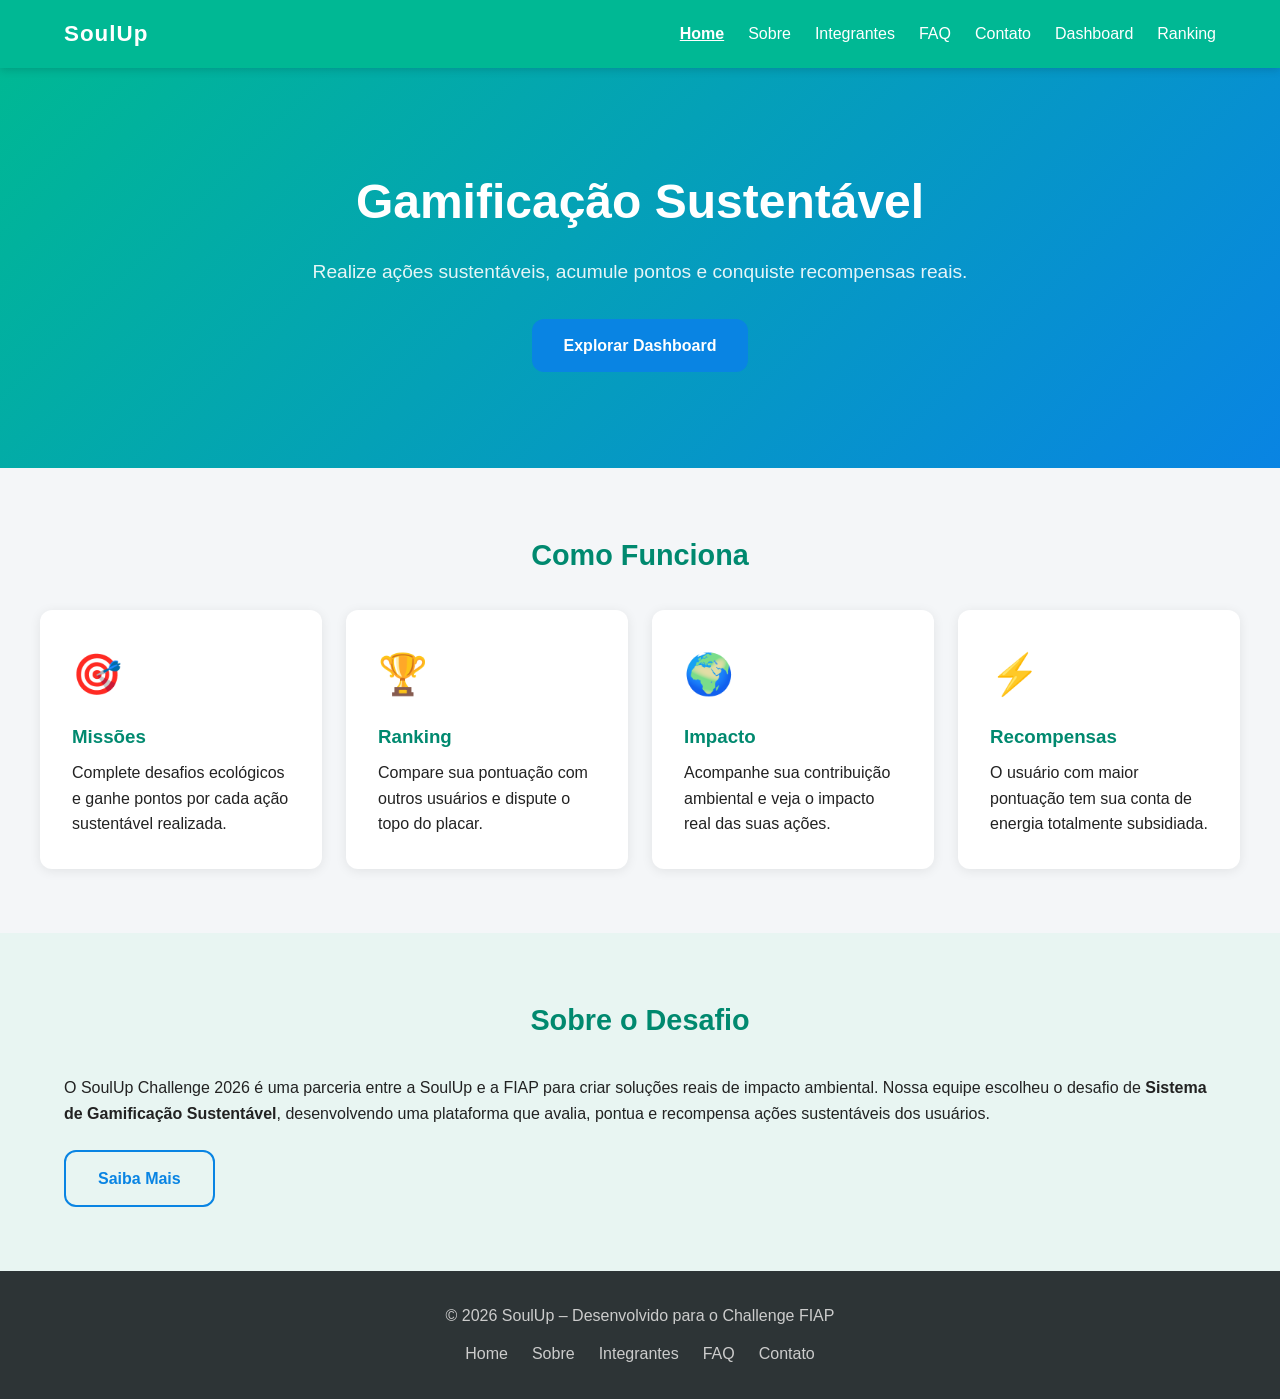
<file: index.html>
<!DOCTYPE html>
<html lang="pt-BR">
<head>
  <meta charset="UTF-8" />
  <meta name="viewport" content="width=device-width, initial-scale=1.0" />
  <title>SoulUp – Gamificação Sustentável</title>
  <link rel="stylesheet" href="assets/css/style.css" />
</head>
<body>

  <!-- HEADER / NAVEGAÇÃO -->
  <header class="header">
    <nav class="navbar container">
      <a href="index.html" class="logo"> SoulUp</a>
      <button class="menu-toggle" aria-label="Abrir menu">☰</button>
      <ul class="nav-links">
        <li><a href="index.html">Home</a></li>
        <li><a href="sobre.html">Sobre</a></li>
        <li><a href="integrantes.html">Integrantes</a></li>
        <li><a href="faq.html">FAQ</a></li>
        <li><a href="contato.html">Contato</a></li>
        <li><a href="dashboard.html">Dashboard</a></li>
        <li><a href="ranking.html">Ranking</a></li>
      </ul>
    </nav>
  </header>

  <main>

    <!-- HERO -->
    <section class="hero">
      <h1>Gamificação Sustentável</h1>
      <p>Realize ações sustentáveis, acumule pontos e conquiste recompensas reais.</p>
      <a href="dashboard.html" class="btn">Explorar Dashboard</a>
    </section>

    <!-- CARDS DE FUNCIONALIDADES -->
    <section class="section container">
      <h2 class="section-title">Como Funciona</h2>
      <div class="cards">
        <div class="card">
          <span class="card-icon">🎯</span>
          <h3>Missões</h3>
          <p>Complete desafios ecológicos e ganhe pontos por cada ação sustentável realizada.</p>
        </div>
        <div class="card">
          <span class="card-icon">🏆</span>
          <h3>Ranking</h3>
          <p>Compare sua pontuação com outros usuários e dispute o topo do placar.</p>
        </div>
        <div class="card">
          <span class="card-icon">🌍</span>
          <h3>Impacto</h3>
          <p>Acompanhe sua contribuição ambiental e veja o impacto real das suas ações.</p>
        </div>
        <div class="card">
          <span class="card-icon">⚡</span>
          <h3>Recompensas</h3>
          <p>O usuário com maior pontuação tem sua conta de energia totalmente subsidiada.</p>
        </div>
      </div>
    </section>

    <!-- SOBRE O CHALLENGE -->
    <section class="section section-dark">
      <div class="container">
        <h2 class="section-title">Sobre o Desafio</h2>
        <p>O SoulUp Challenge 2026 é uma parceria entre a SoulUp e a FIAP para criar soluções reais de impacto ambiental. Nossa equipe escolheu o desafio de <strong>Sistema de Gamificação Sustentável</strong>, desenvolvendo uma plataforma que avalia, pontua e recompensa ações sustentáveis dos usuários.</p>
        <a href="sobre.html" class="btn btn-outline" style="margin-top:1.5rem">Saiba Mais</a>
      </div>
    </section>

  </main>

  <!-- FOOTER -->
  <footer class="footer">
    <div class="container">
      <p>© 2026 SoulUp – Desenvolvido para o Challenge FIAP</p>
      <nav>
        <a href="index.html">Home</a>
        <a href="sobre.html">Sobre</a>
        <a href="integrantes.html">Integrantes</a>
        <a href="faq.html">FAQ</a>
        <a href="contato.html">Contato</a>
      </nav>
    </div>
  </footer>

  <script src="assets/js/main.js"></script>
</body>
</html>
</file>
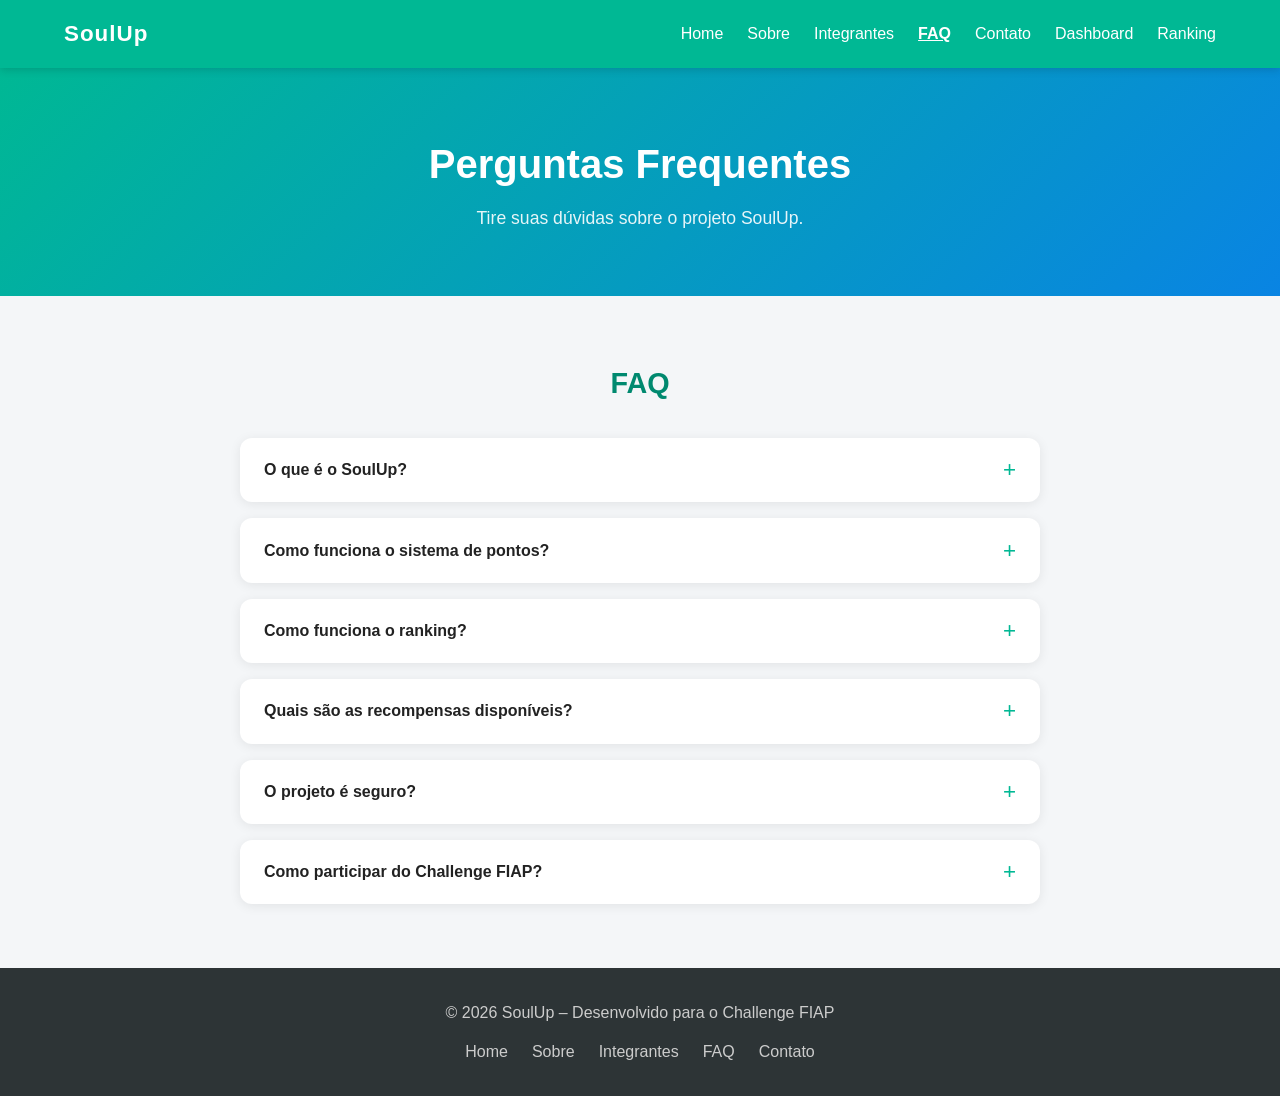
<file: faq.html>
<!DOCTYPE html>
<html lang="pt-BR">
<head>
  <meta charset="UTF-8" />
  <meta name="viewport" content="width=device-width, initial-scale=1.0" />
  <title>FAQ – SoulUp</title>
  <link rel="stylesheet" href="assets/css/style.css" />
</head>
<body>

  <header class="header">
    <nav class="navbar container">
      <a href="index.html" class="logo"> SoulUp</a>
      <button class="menu-toggle" aria-label="Abrir menu">☰</button>
      <ul class="nav-links">
        <li><a href="index.html">Home</a></li>
        <li><a href="sobre.html">Sobre</a></li>
        <li><a href="integrantes.html">Integrantes</a></li>
        <li><a href="faq.html">FAQ</a></li>
        <li><a href="contato.html">Contato</a></li>
        <li><a href="dashboard.html">Dashboard</a></li>
        <li><a href="ranking.html">Ranking</a></li>
      </ul>
    </nav>
  </header>

  <main>

    <section class="page-hero">
      <div class="container">
        <h1>Perguntas Frequentes</h1>
        <p>Tire suas dúvidas sobre o projeto SoulUp.</p>
      </div>
    </section>

    <section class="section container">
      <h2 class="section-title">FAQ</h2>

      <div class="faq-container">

        <div class="faq-item">
          <button class="faq-question">O que é o SoulUp? <span class="faq-icon">+</span></button>
          <div class="faq-answer">
            <p>O SoulUp é uma plataforma sustentável que transforma ações ecológicas em pontos, recompensando usuários com benefícios reais como descontos na conta de energia.</p>
          </div>
        </div>

        <div class="faq-item">
          <button class="faq-question">Como funciona o sistema de pontos? <span class="faq-icon">+</span></button>
          <div class="faq-answer">
            <p>Cada ação sustentável do usuário é avaliada por um algoritmo que atribui uma pontuação de 0 a 100. As ações incluem consumo consciente, participação em comunidades e engajamento com conteúdos sustentáveis.</p>
          </div>
        </div>

        <div class="faq-item">
          <button class="faq-question">Como funciona o ranking? <span class="faq-icon">+</span></button>
          <div class="faq-answer">
            <p>O ranking é atualizado em tempo real, mostrando os usuários com maior pontuação acumulada. O usuário no topo do ranking tem sua conta de energia totalmente subsidiada.</p>
          </div>
        </div>

        <div class="faq-item">
          <button class="faq-question">Quais são as recompensas disponíveis? <span class="faq-icon">+</span></button>
          <div class="faq-answer">
            <p>As recompensas incluem: desconto ou subsídio total na conta de energia, benefícios exclusivos de parceiros e experiências sustentáveis especiais para os usuários mais engajados.</p>
          </div>
        </div>

        <div class="faq-item">
          <button class="faq-question">O projeto é seguro? <span class="faq-icon">+</span></button>
          <div class="faq-answer">
            <p>Sim. O sistema implementa validação e sanitização de dados, autenticação segura, controle de acesso e registro de logs para garantir a integridade e segurança de todos os usuários.</p>
          </div>
        </div>

        <div class="faq-item">
          <button class="faq-question">Como participar do Challenge FIAP? <span class="faq-icon">+</span></button>
          <div class="faq-answer">
            <p>O Challenge é uma avaliação prática do semestre na FIAP, em parceria com a SoulUp. Os grupos desenvolvem soluções para os desafios propostos e apresentam para uma banca avaliadora.</p>
          </div>
        </div>

      </div>
    </section>

  </main>

  <footer class="footer">
    <div class="container">
      <p>© 2026 SoulUp – Desenvolvido para o Challenge FIAP</p>
      <nav>
        <a href="index.html">Home</a>
        <a href="sobre.html">Sobre</a>
        <a href="integrantes.html">Integrantes</a>
        <a href="faq.html">FAQ</a>
        <a href="contato.html">Contato</a>
      </nav>
    </div>
  </footer>

  <script src="assets/js/main.js"></script>
  <script src="assets/js/faq.js"></script>
</body>
</html>
</file>
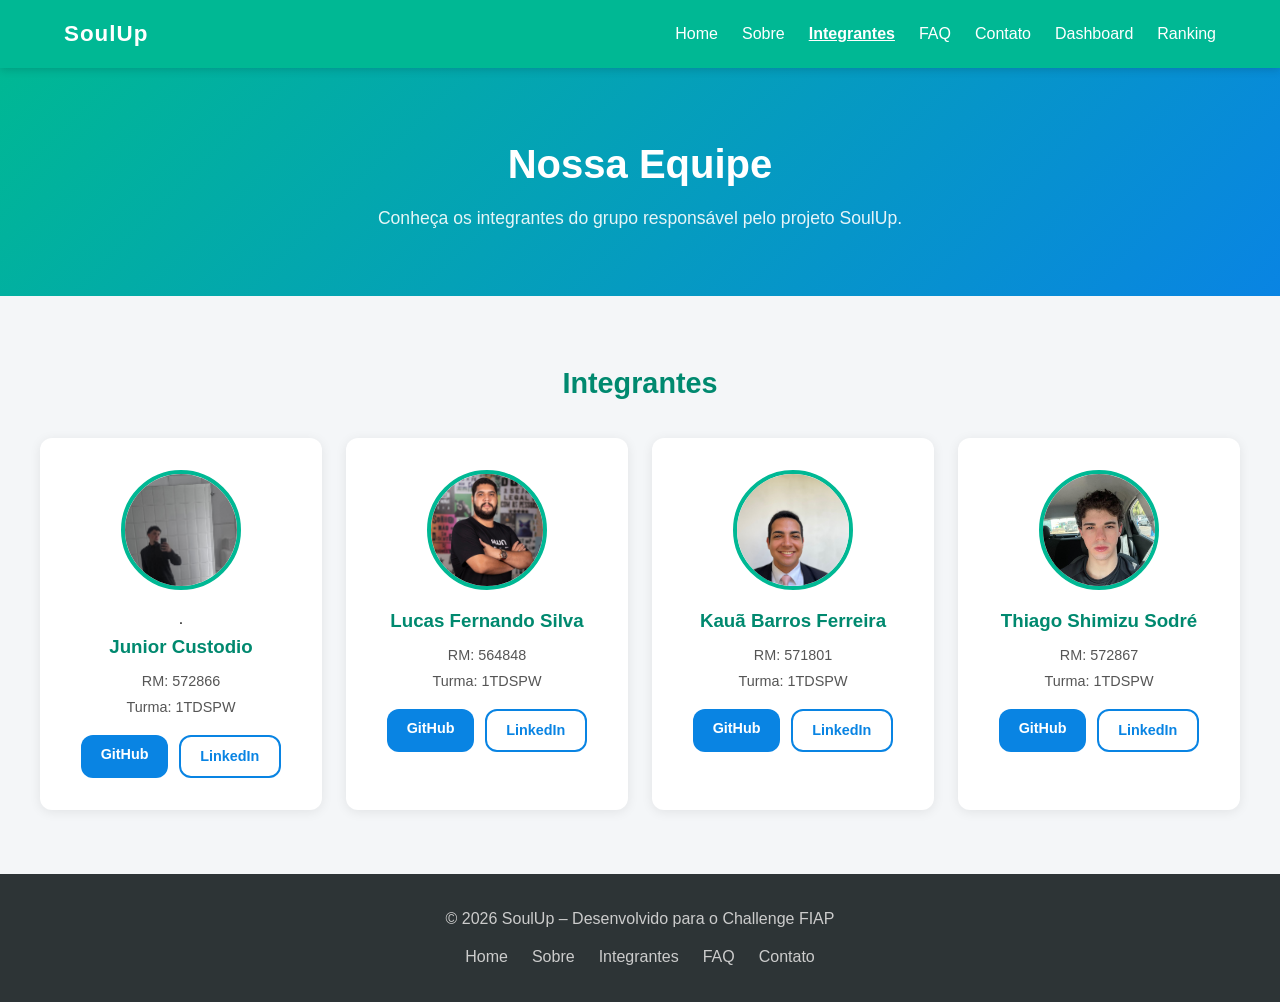
<file: integrantes.html>
<!DOCTYPE html>
<html lang="pt-BR">
<head>
  <meta charset="UTF-8" />
  <meta name="viewport" content="width=device-width, initial-scale=1.0" />
  <title>Integrantes – SoulUp</title>
  <link rel="stylesheet" href="assets/css/style.css" />
</head>
<body>

  <header class="header">
    <nav class="navbar container">
      <a href="index.html" class="logo"> SoulUp</a>
      <button class="menu-toggle" aria-label="Abrir menu">☰</button>
      <ul class="nav-links">
        <li><a href="index.html">Home</a></li>
        <li><a href="sobre.html">Sobre</a></li>
        <li><a href="integrantes.html">Integrantes</a></li>
        <li><a href="faq.html">FAQ</a></li>
        <li><a href="contato.html">Contato</a></li>
        <li><a href="dashboard.html">Dashboard</a></li>
        <li><a href="ranking.html">Ranking</a></li>
      </ul>
    </nav>
  </header>

  <main>

    <section class="page-hero">
      <div class="container">
        <h1>Nossa Equipe</h1>
        <p>Conheça os integrantes do grupo responsável pelo projeto SoulUp.</p>
      </div>
    </section>

<section class="section container">
  <h2 class="section-title">Integrantes</h2>
  <div class="cards team-cards">

    <!-- INTEGRANTE 1 -->
    <article class="card card-team">
      <img src="assets/img/foto1.jpg" alt="Foto de Junior Custodio"
           class="team-photo foto-junior" /> .
      <h3>Junior Custodio</h3>
      <p class="team-rm">RM: 572866</p>
      <p class="team-turma">Turma: 1TDSPW</p>
      <div class="team-links">
        <a href="https://github.com/Junior4744" target="_blank" class="btn btn-sm">GitHub</a>
        <a href="https://www.linkedin.com/in/junior-custódio-74601b38b" target="_blank" class="btn btn-sm btn-outline">LinkedIn</a>
      </div>
    </article>

    <!-- INTEGRANTE 2 -->
    <article class="card card-team">
      <img src="assets/img/foto2.jpg" alt="Foto de Lucas Fernando Silva"
           class="team-photo foto-lucas" />
      <h3>Lucas Fernando Silva</h3>
      <p class="team-rm">RM: 564848</p>
      <p class="team-turma">Turma: 1TDSPW</p>
      <div class="team-links">
        <a href="https://github.com/Lucas-Silva8077" target="_blank" class="btn btn-sm">GitHub</a>
        <a href="https://www.linkedin.com/in/lucas-fernando-5aa8b6193?utm_source=share_via&utm_content=profile&utm_medium=member_android" target="_blank" class="btn btn-sm btn-outline">LinkedIn</a>
      </div>
    </article>

    <!-- INTEGRANTE 3 -->
    <article class="card card-team">
      <img src="assets/img/foto3.jpeg" alt="Foto de Kauã Barros Ferreira"
           class="team-photo foto-int3" />
      <h3>Kauã Barros Ferreira</h3>
      <p class="team-rm">RM: 571801</p>
      <p class="team-turma">Turma: 1TDSPW</p>
      <div class="team-links">
        <a href="https://github.com/KauaBF" target="_blank" class="btn btn-sm">GitHub</a>
        <a href="https://www.linkedin.com/in/kauã-barros-ferreira-161a3a36b/" target="_blank" class="btn btn-sm btn-outline">LinkedIn</a>
      </div>
    </article>

    <!-- INTEGRANTE 4 -->
    <article class="card card-team">
      <img src="assets/img/foto4.jpeg" alt="Foto de Thiago Shimizu Sodré"
           class="team-photo foto-int4" />
      <h3>Thiago Shimizu Sodré</h3>
      <p class="team-rm">RM: 572867</p>
      <p class="team-turma">Turma: 1TDSPW</p>
      <div class="team-links">
        <a href="https://github.com/thssd" target="_blank" class="btn btn-sm">GitHub</a>
        <a href="https://www.linkedin.com/in/thiagoshimizusodre/" target="_blank" class="btn btn-sm btn-outline">LinkedIn</a>
      </div>
    </article>

  </div>
</section>

  </main>

  <footer class="footer">
    <div class="container">
      <p>© 2026 SoulUp – Desenvolvido para o Challenge FIAP</p>
      <nav>
        <a href="index.html">Home</a>
        <a href="sobre.html">Sobre</a>
        <a href="integrantes.html">Integrantes</a>
        <a href="faq.html">FAQ</a>
        <a href="contato.html">Contato</a>
      </nav>
    </div>
  </footer>

  <script src="assets/js/main.js"></script>
</body>
</html>
</file>
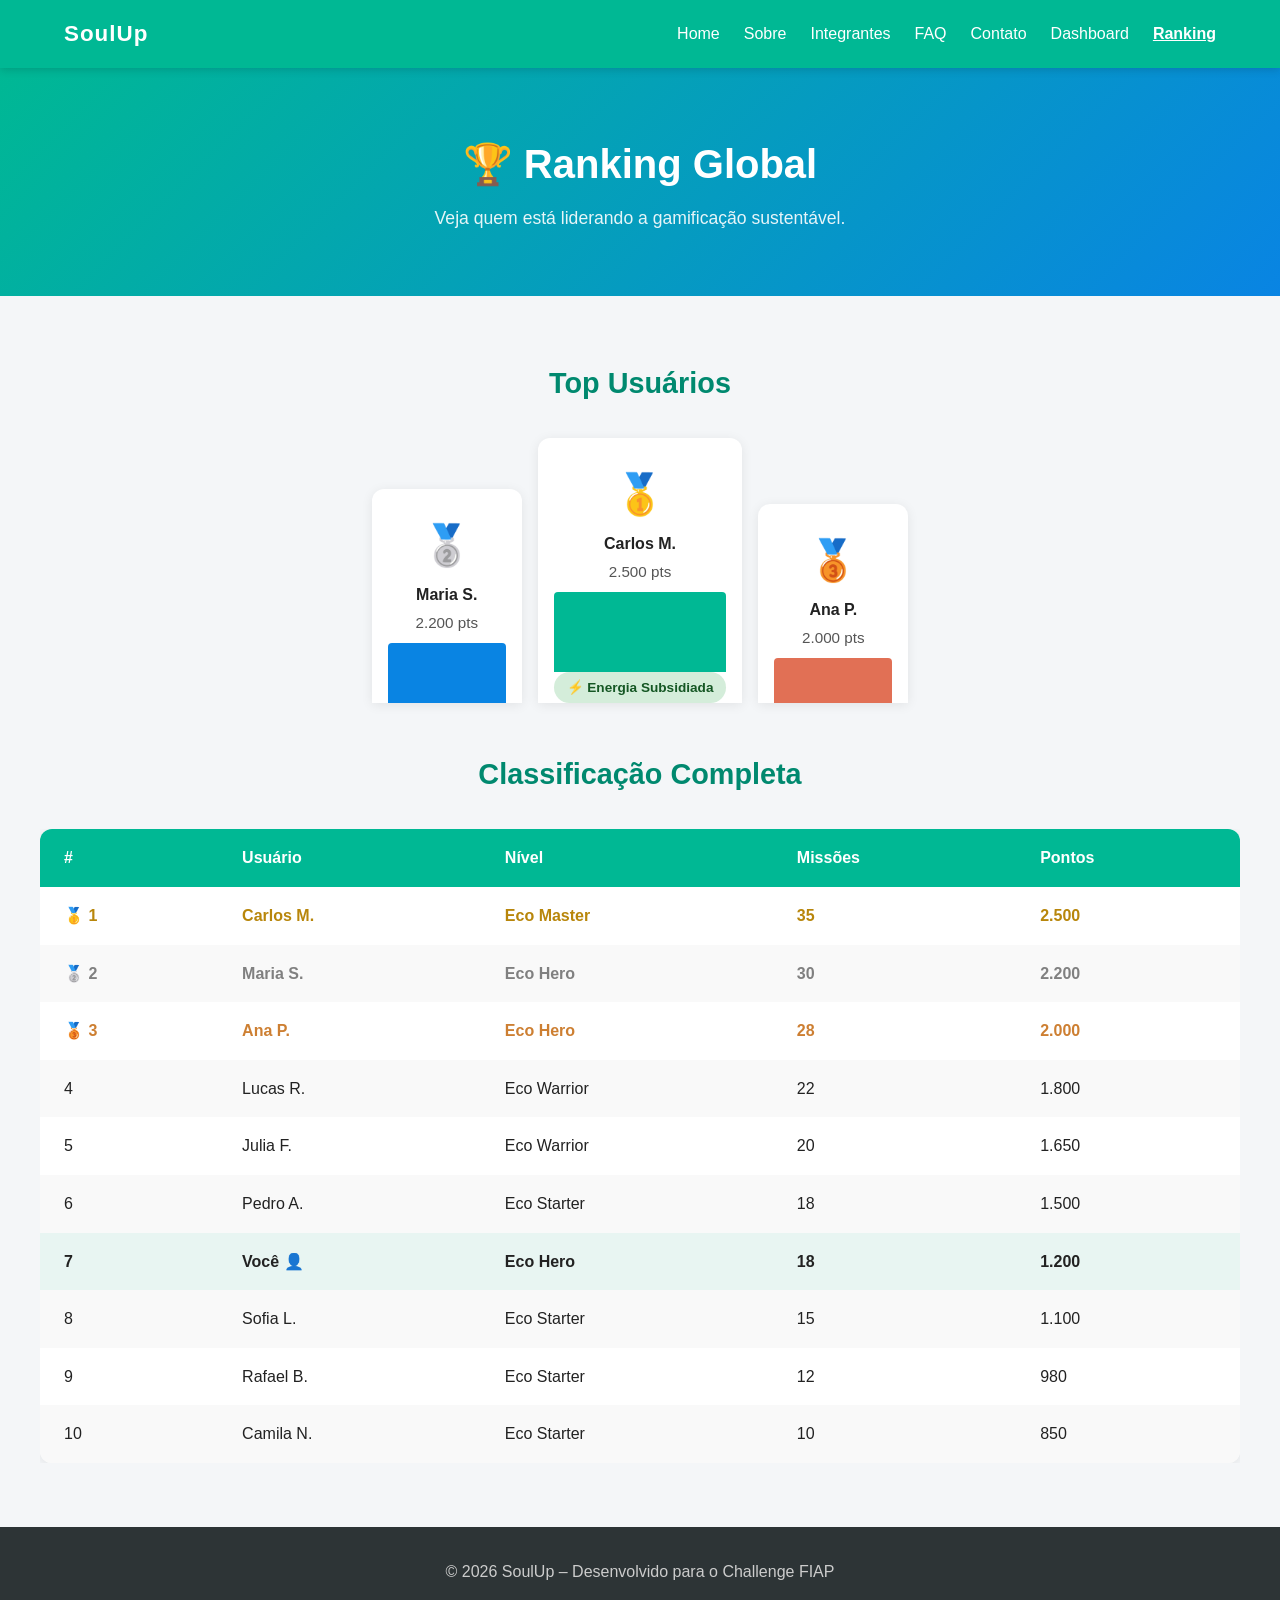
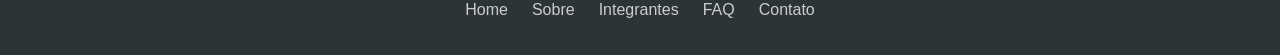
<file: ranking.html>
<!DOCTYPE html>
<html lang="pt-BR">
<head>
  <meta charset="UTF-8" />
  <meta name="viewport" content="width=device-width, initial-scale=1.0" />
  <title>Ranking – SoulUp</title>
  <link rel="stylesheet" href="assets/css/style.css" />
</head>
<body>

  <header class="header">
    <nav class="navbar container">
      <a href="index.html" class="logo"> SoulUp</a>
      <button class="menu-toggle" aria-label="Abrir menu">☰</button>
      <ul class="nav-links">
        <li><a href="index.html">Home</a></li>
        <li><a href="sobre.html">Sobre</a></li>
        <li><a href="integrantes.html">Integrantes</a></li>
        <li><a href="faq.html">FAQ</a></li>
        <li><a href="contato.html">Contato</a></li>
        <li><a href="dashboard.html">Dashboard</a></li>
        <li><a href="ranking.html">Ranking</a></li>
      </ul>
    </nav>
  </header>

  <main>

    <section class="page-hero">
      <div class="container">
        <h1>🏆 Ranking Global</h1>
        <p>Veja quem está liderando a gamificação sustentável.</p>
      </div>
    </section>

    <section class="section container">
      <h2 class="section-title">Top Usuários</h2>

      <!-- PÓDIO -->
      <div class="podium">
        <div class="podium-card podium-2">
          <span class="podium-medal">🥈</span>
          <p class="podium-name">Maria S.</p>
          <p class="podium-pts">2.200 pts</p>
          <div class="podium-bar podium-bar-2"></div>
        </div>
        <div class="podium-card podium-1">
          <span class="podium-medal">🥇</span>
          <p class="podium-name">Carlos M.</p>
          <p class="podium-pts">2.500 pts</p>
          <div class="podium-bar podium-bar-1"></div>
          <span class="badge badge-green">⚡ Energia Subsidiada</span>
        </div>
        <div class="podium-card podium-3">
          <span class="podium-medal">🥉</span>
          <p class="podium-name">Ana P.</p>
          <p class="podium-pts">2.000 pts</p>
          <div class="podium-bar podium-bar-3"></div>
        </div>
      </div>

      <!-- TABELA COMPLETA -->
      <h2 class="section-title" style="margin-top:2rem">Classificação Completa</h2>
      <div class="ranking-table-wrapper">
        <table class="ranking-table">
          <thead>
            <tr>
              <th>#</th>
              <th>Usuário</th>
              <th>Nível</th>
              <th>Missões</th>
              <th>Pontos</th>
            </tr>
          </thead>
          <tbody>
            <tr class="rank-top1">
              <td>🥇 1</td><td>Carlos M.</td><td>Eco Master</td><td>35</td><td>2.500</td>
            </tr>
            <tr class="rank-top2">
              <td>🥈 2</td><td>Maria S.</td><td>Eco Hero</td><td>30</td><td>2.200</td>
            </tr>
            <tr class="rank-top3">
              <td>🥉 3</td><td>Ana P.</td><td>Eco Hero</td><td>28</td><td>2.000</td>
            </tr>
            <tr>
              <td>4</td><td>Lucas R.</td><td>Eco Warrior</td><td>22</td><td>1.800</td>
            </tr>
            <tr>
              <td>5</td><td>Julia F.</td><td>Eco Warrior</td><td>20</td><td>1.650</td>
            </tr>
            <tr>
              <td>6</td><td>Pedro A.</td><td>Eco Starter</td><td>18</td><td>1.500</td>
            </tr>
            <tr class="rank-me">
              <td>7</td><td>Você 👤</td><td>Eco Hero</td><td>18</td><td>1.200</td>
            </tr>
            <tr>
              <td>8</td><td>Sofia L.</td><td>Eco Starter</td><td>15</td><td>1.100</td>
            </tr>
            <tr>
              <td>9</td><td>Rafael B.</td><td>Eco Starter</td><td>12</td><td>980</td>
            </tr>
            <tr>
              <td>10</td><td>Camila N.</td><td>Eco Starter</td><td>10</td><td>850</td>
            </tr>
          </tbody>
        </table>
      </div>

    </section>

  </main>

  <footer class="footer">
    <div class="container">
      <p>© 2026 SoulUp – Desenvolvido para o Challenge FIAP</p>
      <nav>
        <a href="index.html">Home</a>
        <a href="sobre.html">Sobre</a>
        <a href="integrantes.html">Integrantes</a>
        <a href="faq.html">FAQ</a>
        <a href="contato.html">Contato</a>
      </nav>
    </div>
  </footer>

  <script src="assets/js/main.js"></script>
</body>
</html>
</file>
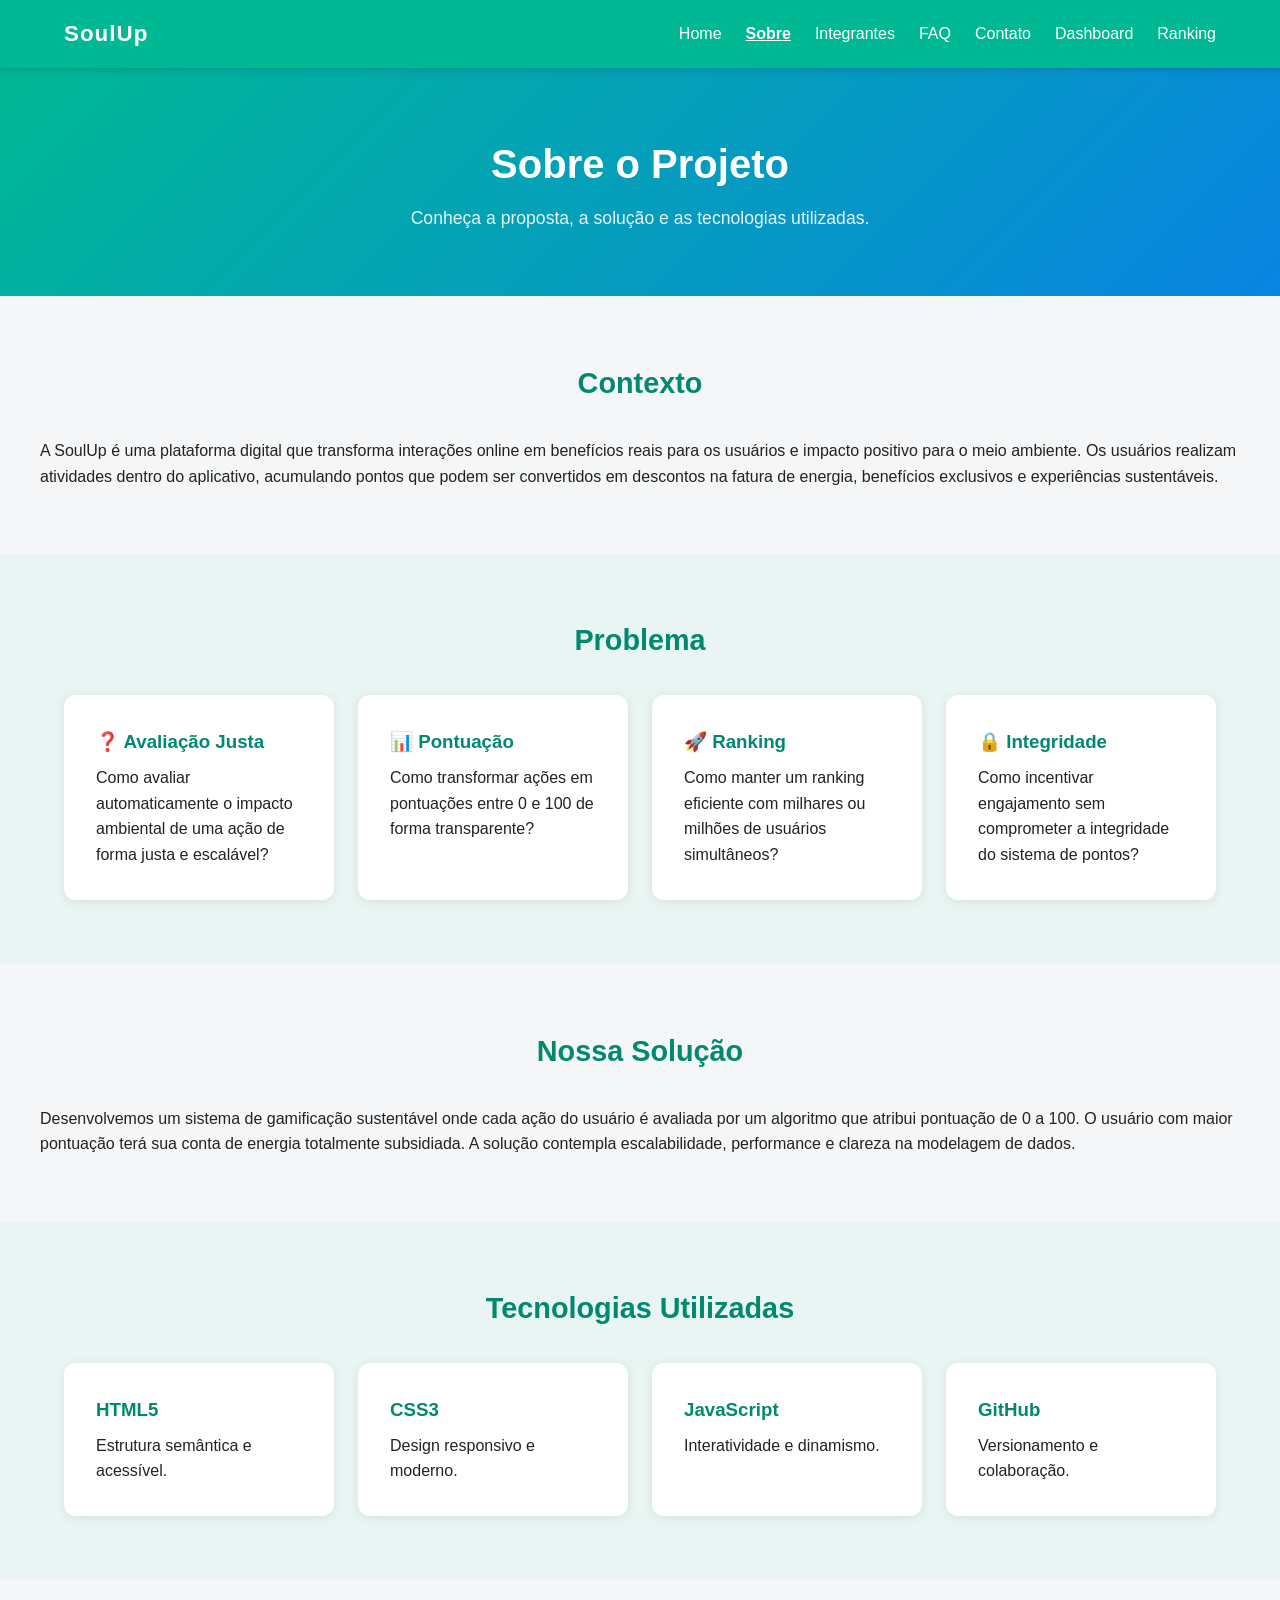
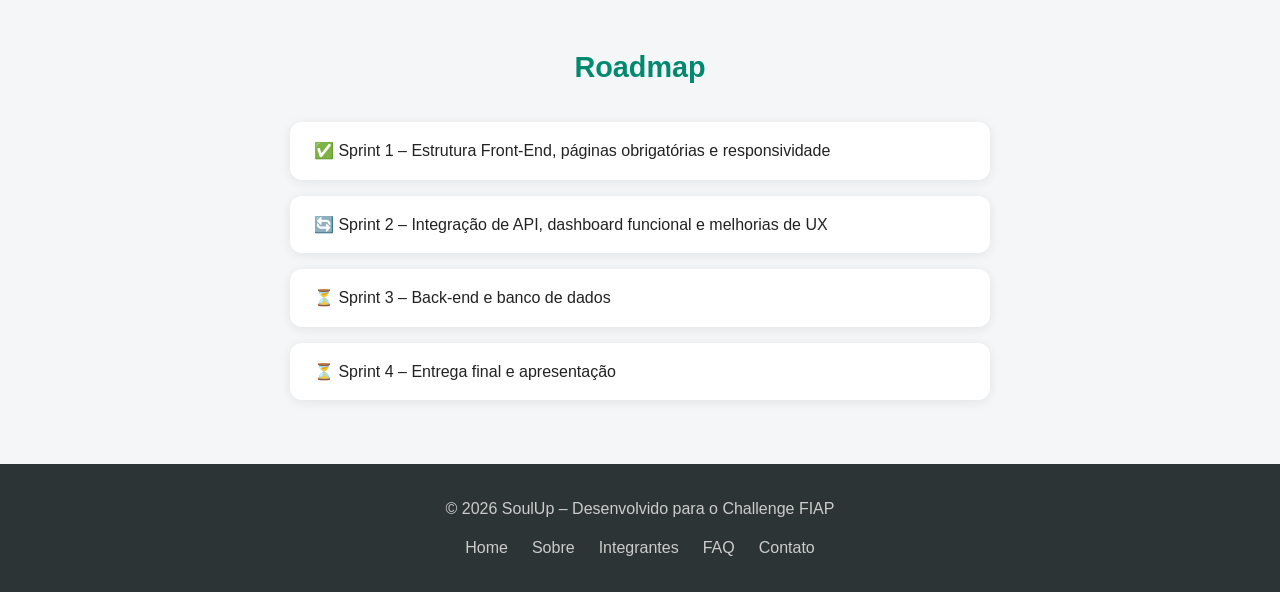
<file: sobre.html>
<!DOCTYPE html>
<html lang="pt-BR">
<head>
  <meta charset="UTF-8" />
  <meta name="viewport" content="width=device-width, initial-scale=1.0" />
  <title>Sobre – SoulUp</title>
  <link rel="stylesheet" href="assets/css/style.css" />
</head>
<body>

  <header class="header">
    <nav class="navbar container">
      <a href="index.html" class="logo"> SoulUp</a>
      <button class="menu-toggle" aria-label="Abrir menu">☰</button>
      <ul class="nav-links">
        <li><a href="index.html">Home</a></li>
        <li><a href="sobre.html">Sobre</a></li>
        <li><a href="integrantes.html">Integrantes</a></li>
        <li><a href="faq.html">FAQ</a></li>
        <li><a href="contato.html">Contato</a></li>
        <li><a href="dashboard.html">Dashboard</a></li>
        <li><a href="ranking.html">Ranking</a></li>
      </ul>
    </nav>
  </header>

  <main>

    <section class="page-hero">
      <div class="container">
        <h1>Sobre o Projeto</h1>
        <p>Conheça a proposta, a solução e as tecnologias utilizadas.</p>
      </div>
    </section>

    <!-- CONTEXTO -->
    <section class="section container">
      <h2 class="section-title">Contexto</h2>
      <p>A SoulUp é uma plataforma digital que transforma interações online em benefícios reais para os usuários e impacto positivo para o meio ambiente. Os usuários realizam atividades dentro do aplicativo, acumulando pontos que podem ser convertidos em descontos na fatura de energia, benefícios exclusivos e experiências sustentáveis.</p>
    </section>

    <!-- PROBLEMA -->
    <section class="section section-dark">
      <div class="container">
        <h2 class="section-title">Problema</h2>
        <div class="cards">
          <div class="card">
            <h3>❓ Avaliação Justa</h3>
            <p>Como avaliar automaticamente o impacto ambiental de uma ação de forma justa e escalável?</p>
          </div>
          <div class="card">
            <h3>📊 Pontuação</h3>
            <p>Como transformar ações em pontuações entre 0 e 100 de forma transparente?</p>
          </div>
          <div class="card">
            <h3>🚀 Ranking</h3>
            <p>Como manter um ranking eficiente com milhares ou milhões de usuários simultâneos?</p>
          </div>
          <div class="card">
            <h3>🔒 Integridade</h3>
            <p>Como incentivar engajamento sem comprometer a integridade do sistema de pontos?</p>
          </div>
        </div>
      </div>
    </section>

    <!-- SOLUÇÃO -->
    <section class="section container">
      <h2 class="section-title">Nossa Solução</h2>
      <p>Desenvolvemos um sistema de gamificação sustentável onde cada ação do usuário é avaliada por um algoritmo que atribui pontuação de 0 a 100. O usuário com maior pontuação terá sua conta de energia totalmente subsidiada. A solução contempla escalabilidade, performance e clareza na modelagem de dados.</p>
    </section>

    <!-- TECNOLOGIAS -->
    <section class="section section-dark">
      <div class="container">
        <h2 class="section-title">Tecnologias Utilizadas</h2>
        <div class="cards">
          <div class="card"><h3>HTML5</h3><p>Estrutura semântica e acessível.</p></div>
          <div class="card"><h3>CSS3</h3><p>Design responsivo e moderno.</p></div>
          <div class="card"><h3>JavaScript</h3><p>Interatividade e dinamismo.</p></div>
          <div class="card"><h3>GitHub</h3><p>Versionamento e colaboração.</p></div>
        </div>
      </div>
    </section>

    <!-- ROADMAP -->
    <section class="section container">
      <h2 class="section-title">Roadmap</h2>
      <ul class="roadmap-list">
        <li>✅ Sprint 1 – Estrutura Front-End, páginas obrigatórias e responsividade</li>
        <li>🔄 Sprint 2 – Integração de API, dashboard funcional e melhorias de UX</li>
        <li>⏳ Sprint 3 – Back-end e banco de dados</li>
        <li>⏳ Sprint 4 – Entrega final e apresentação</li>
      </ul>
    </section>

  </main>

  <footer class="footer">
    <div class="container">
      <p>© 2026 SoulUp – Desenvolvido para o Challenge FIAP</p>
      <nav>
        <a href="index.html">Home</a>
        <a href="sobre.html">Sobre</a>
        <a href="integrantes.html">Integrantes</a>
        <a href="faq.html">FAQ</a>
        <a href="contato.html">Contato</a>
      </nav>
    </div>
  </footer>

  <script src="assets/js/main.js"></script>
</body>
</html>
</file>
<file: assets/css/style.css>
/* ===========================
   RESET E BASE
=========================== */
*, *::before, *::after {
  margin: 0;
  padding: 0;
  box-sizing: border-box;
}

:root {
  --verde-primario: #00b894;
  --verde-escuro: #00896f;
  --azul-primario: #0984e3;
  --azul-escuro: #0773c5;
  --cinza-fundo: #f4f6f8;
  --cinza-card: #ffffff;
  --texto-escuro: #222222;
  --texto-medio: #555555;
  --texto-claro: #888888;
  --sombra: 0 2px 12px rgba(0,0,0,0.08);
  --radius: 12px;
  --transicao: 0.3s ease;
}

html {
  scroll-behavior: smooth;
}

body {
  font-family: 'Segoe UI', Arial, sans-serif;
  background: var(--cinza-fundo);
  color: var(--texto-escuro);
  line-height: 1.6;
}

/* ===========================
   LAYOUT UTILITÁRIOS
=========================== */
.container {
  max-width: 1200px;
  margin: 0 auto;
  padding: 0 1.5rem;
}

.section {
  padding: 4rem 0;
}

.section-dark {
  background: #e8f5f2;
}

.section-title {
  font-size: 1.8rem;
  color: var(--verde-escuro);
  margin-bottom: 2rem;
  text-align: center;
}

/* ===========================
   HEADER E NAVEGAÇÃO
=========================== */
.header {
  background: var(--verde-primario);
  position: sticky;
  top: 0;
  z-index: 1000;
  box-shadow: 0 2px 8px rgba(0,0,0,0.15);
}

.navbar {
  display: flex;
  justify-content: space-between;
  align-items: center;
  padding: 1rem 1.5rem;
}

.logo {
  font-size: 1.4rem;
  font-weight: 700;
  color: white;
  text-decoration: none;
  letter-spacing: 1px;
}

/* Lista de links */
.nav-links {
  display: flex;
  gap: 1.5rem;
  list-style: none;
}

.nav-links a {
  color: white;
  text-decoration: none;
  font-weight: 500;
  transition: opacity var(--transicao);
}

.nav-links a:hover {
  opacity: 0.75;
}

/* Botão hambúrguer */
.menu-toggle {
  display: none;
  background: none;
  border: 2px solid white;
  color: white;
  font-size: 1.3rem;
  padding: 0.3rem 0.7rem;
  border-radius: 6px;
  cursor: pointer;
}

/* ===========================
   HERO (PÁGINA INICIAL)
=========================== */
.hero {
  background: linear-gradient(135deg, var(--verde-primario), var(--azul-primario));
  color: white;
  text-align: center;
  padding: 6rem 2rem;
}

.hero h1 {
  font-size: 3rem;
  margin-bottom: 1rem;
}

.hero p {
  font-size: 1.2rem;
  opacity: 0.9;
  margin-bottom: 2rem;
}

/* HERO INTERNO (demais páginas) */
.page-hero {
  background: linear-gradient(135deg, var(--verde-primario), var(--azul-primario));
  color: white;
  text-align: center;
  padding: 4rem 2rem;
}

.page-hero h1 {
  font-size: 2.5rem;
  margin-bottom: 0.5rem;
}

.page-hero p {
  font-size: 1.1rem;
  opacity: 0.9;
}

/* ===========================
   BOTÕES
=========================== */
.btn {
  display: inline-block;
  padding: 0.85rem 2rem;
  background: var(--azul-primario);
  color: white;
  text-decoration: none;
  border-radius: var(--radius);
  border: none;
  cursor: pointer;
  font-size: 1rem;
  font-weight: 600;
  transition: background var(--transicao), transform var(--transicao);
}

.btn:hover {
  background: var(--azul-escuro);
  transform: translateY(-2px);
}

.btn-outline {
  background: transparent;
  border: 2px solid var(--azul-primario);
  color: var(--azul-primario);
}

.btn-outline:hover {
  background: var(--azul-primario);
  color: white;
}

.btn-sm {
  padding: 0.5rem 1.2rem;
  font-size: 0.9rem;
}

/* ===========================
   CARDS
=========================== */
.cards {
  display: grid;
  grid-template-columns: repeat(auto-fit, minmax(220px, 1fr));
  gap: 1.5rem;
}

.card {
  background: var(--cinza-card);
  padding: 2rem;
  border-radius: var(--radius);
  box-shadow: var(--sombra);
  transition: transform var(--transicao), box-shadow var(--transicao);
}

.card:hover {
  transform: translateY(-4px);
  box-shadow: 0 6px 20px rgba(0,0,0,0.12);
}

.card-icon {
  font-size: 2.5rem;
  display: block;
  margin-bottom: 1rem;
}

.card h3 {
  margin-bottom: 0.5rem;
  color: var(--verde-escuro);
}

/* ===========================
   CARDS DE EQUIPE
=========================== */
.team-cards {
  grid-template-columns: repeat(auto-fit, minmax(240px, 1fr));
}

.card-team {
  text-align: center;
}

.team-photo {
  width: 120px;
  height: 120px;
  border-radius: 50%;
  object-fit: cover;
  display: block;
  margin: 0 auto 1rem;
  border: 4px solid var(--verde-primario);
}

/* Ajuste individual por foto */
.foto-junior {
  object-position: center 18%;
}

.foto-lucas {
  object-position: center 15%;
}

.foto-int3 {
  object-position: center 18%;
}

.foto-int4 {
  object-position: center 50%; /* ajuste após adicionar a foto */
}

.team-rm,
.team-turma {
  color: var(--texto-medio);
  font-size: 0.9rem;
  margin: 0.2rem 0;
}

.team-links {
  display: flex;
  gap: 0.7rem;
  justify-content: center;
  margin-top: 1rem;
}
/* ===========================
   FAQ
=========================== */
.faq-container {
  max-width: 800px;
  margin: 0 auto;
  display: flex;
  flex-direction: column;
  gap: 1rem;
}

.faq-item {
  background: white;
  border-radius: var(--radius);
  box-shadow: var(--sombra);
  overflow: hidden;
}

.faq-question {
  width: 100%;
  background: none;
  border: none;
  padding: 1.2rem 1.5rem;
  font-size: 1rem;
  font-weight: 600;
  color: var(--texto-escuro);
  cursor: pointer;
  display: flex;
  justify-content: space-between;
  align-items: center;
  text-align: left;
  transition: background var(--transicao);
}

.faq-question:hover {
  background: #f0faf7;
}

.faq-icon {
  font-size: 1.4rem;
  font-weight: 400;
  color: var(--verde-primario);
  transition: transform var(--transicao);
}

.faq-item.active .faq-icon {
  transform: rotate(45deg);
}

.faq-answer {
  display: none;
  padding: 1rem 1.5rem 1.5rem;
  color: var(--texto-medio);
  border-top: 1px solid #eee;
}

/* ===========================
   CONTATO
=========================== */
.contact-wrapper {
  display: grid;
  grid-template-columns: 1fr 1fr;
  gap: 2rem;
  align-items: start;
}

.contact-form-box,
.contact-info-box {
  background: white;
  padding: 2rem;
  border-radius: var(--radius);
  box-shadow: var(--sombra);
}

.contact-form-box h2,
.contact-info-box h2 {
  margin-bottom: 1.5rem;
  color: var(--verde-escuro);
}

.form-group {
  display: flex;
  flex-direction: column;
  gap: 0.4rem;
  margin-bottom: 1rem;
}

.form-group label {
  font-weight: 600;
  font-size: 0.95rem;
  color: var(--texto-escuro);
}

.form-group input,
.form-group textarea {
  padding: 0.85rem 1rem;
  border: 2px solid #ddd;
  border-radius: 8px;
  font-size: 1rem;
  transition: border-color var(--transicao);
  font-family: inherit;
}

.form-group input:focus,
.form-group textarea:focus {
  outline: none;
  border-color: var(--verde-primario);
}

.form-group input.input-erro,
.form-group textarea.input-erro {
  border-color: #e74c3c;
}

.error-msg {
  font-size: 0.85rem;
  color: #e74c3c;
  min-height: 1rem;
}

.feedback-msg {
  margin-top: 1rem;
  padding: 0.85rem 1rem;
  border-radius: 8px;
  font-weight: 600;
  display: none;
}

.feedback-msg.sucesso {
  background: #d4edda;
  color: #155724;
  display: block;
}

.feedback-msg.erro {
  background: #f8d7da;
  color: #721c24;
  display: block;
}

.contact-info-list {
  list-style: none;
  display: flex;
  flex-direction: column;
  gap: 1rem;
}

.contact-info-list li {
  color: var(--texto-medio);
  font-size: 1rem;
}

.social-links {
  margin-top: 1.5rem;
}

/* ===========================
   DASHBOARD
=========================== */
.dashboard-stats {
  display: grid;
  grid-template-columns: repeat(auto-fit, minmax(180px, 1fr));
  gap: 1.5rem;
  margin-bottom: 2rem;
}

.stat-card {
  background: white;
  padding: 2rem;
  border-radius: var(--radius);
  box-shadow: var(--sombra);
  text-align: center;
}

.stat-icon {
  font-size: 2.5rem;
  display: block;
  margin-bottom: 0.5rem;
}

.stat-value {
  font-size: 2rem;
  font-weight: 700;
  color: var(--verde-primario);
}

.stat-label {
  color: var(--texto-medio);
  font-size: 0.9rem;
  margin-top: 0.3rem;
}

/* Missões */
.mission-card {
  display: flex;
  flex-direction: column;
  justify-content: space-between;
}

.mission-meta {
  display: flex;
  align-items: center;
  justify-content: space-between;
  margin-top: 1rem;
}

/* Barra de progresso */
.progress-box {
  background: white;
  padding: 2rem;
  border-radius: var(--radius);
  box-shadow: var(--sombra);
}

.progress-box p {
  margin-bottom: 1rem;
  color: var(--texto-medio);
}

.progress-bar-track {
  background: #e0e0e0;
  border-radius: 50px;
  height: 18px;
  overflow: hidden;
}

.progress-bar-fill {
  background: linear-gradient(90deg, var(--verde-primario), var(--azul-primario));
  height: 100%;
  border-radius: 50px;
  transition: width 0.8s ease;
}

/* Badges */
.badge {
  display: inline-block;
  padding: 0.3rem 0.8rem;
  border-radius: 50px;
  font-size: 0.85rem;
  font-weight: 600;
}

.badge-green {
  background: #d4edda;
  color: #155724;
}

/* ===========================
   RANKING
=========================== */
.podium {
  display: flex;
  justify-content: center;
  align-items: flex-end;
  gap: 1rem;
  margin-bottom: 3rem;
}

.podium-card {
  text-align: center;
  background: white;
  padding: 1.5rem 1rem 0;
  border-radius: var(--radius) var(--radius) 0 0;
  box-shadow: var(--sombra);
  min-width: 150px;
}

.podium-medal { font-size: 2.5rem; display: block; margin-bottom: 0.3rem; }
.podium-name  { font-weight: 700; margin-bottom: 0.2rem; }
.podium-pts   { color: var(--texto-medio); font-size: 0.95rem; margin-bottom: 0.5rem; }

.podium-bar {
  width: 100%;
  border-radius: 4px 4px 0 0;
}

.podium-bar-1 { background: var(--verde-primario); height: 80px; }
.podium-bar-2 { background: var(--azul-primario);  height: 60px; }
.podium-bar-3 { background: #e17055;               height: 45px; }

/* Tabela */
.ranking-table-wrapper {
  overflow-x: auto;
}

.ranking-table {
  width: 100%;
  border-collapse: collapse;
  background: white;
  border-radius: var(--radius);
  overflow: hidden;
  box-shadow: var(--sombra);
}

.ranking-table thead {
  background: var(--verde-primario);
  color: white;
}

.ranking-table th,
.ranking-table td {
  padding: 1rem 1.5rem;
  text-align: left;
}

.ranking-table tbody tr:nth-child(even) {
  background: #f9f9f9;
}

.ranking-table tbody tr:hover {
  background: #f0faf7;
}

.rank-top1 td { font-weight: 700; color: #b8860b; }
.rank-top2 td { font-weight: 700; color: #808080; }
.rank-top3 td { font-weight: 700; color: #cd7f32; }
.rank-me   td { background: #e8f5f2 !important; font-weight: 600; }

/* ===========================
   ROADMAP
=========================== */
.roadmap-list {
  list-style: none;
  display: flex;
  flex-direction: column;
  gap: 1rem;
  max-width: 700px;
  margin: 0 auto;
}

.roadmap-list li {
  background: white;
  padding: 1rem 1.5rem;
  border-radius: var(--radius);
  box-shadow: var(--sombra);
  font-size: 1rem;
}

/* ===========================
   FOOTER
=========================== */
.footer {
  background: #2d3436;
  color: #ccc;
  padding: 2rem 0;
  text-align: center;
}

.footer p {
  margin-bottom: 0.8rem;
}

.footer nav {
  display: flex;
  justify-content: center;
  gap: 1.5rem;
  flex-wrap: wrap;
}

.footer nav a {
  color: #ccc;
  text-decoration: none;
  transition: color var(--transicao);
}

.footer nav a:hover {
  color: var(--verde-primario);
}

/* ===========================
   RESPONSIVIDADE — MOBILE (≤ 480px)
=========================== */
@media (max-width: 480px) {
  .hero h1      { font-size: 2rem; }
  .page-hero h1 { font-size: 1.8rem; }
  .section-title { font-size: 1.4rem; }

  .cards { grid-template-columns: 1fr; }

  .dashboard-stats { grid-template-columns: 1fr 1fr; }

  .contact-wrapper { grid-template-columns: 1fr; }

  .podium { flex-direction: column; align-items: center; }
  .podium-card { min-width: 200px; border-radius: var(--radius); }
  .podium-bar { height: 20px !important; border-radius: 0 0 4px 4px; }

  .ranking-table th,
  .ranking-table td { padding: 0.6rem 0.8rem; font-size: 0.85rem; }

  .menu-toggle { display: block; }

  .nav-links {
    display: none;
    flex-direction: column;
    background: var(--verde-escuro);
    position: absolute;
    top: 64px;
    left: 0;
    right: 0;
    padding: 1rem 1.5rem;
    gap: 0.8rem;
  }

  .nav-links.active { display: flex; }
}

/* ===========================
   RESPONSIVIDADE — TABLET (≥ 768px)
=========================== */
@media (min-width: 481px) and (max-width: 991px) {
  .hero h1      { font-size: 2.4rem; }
  .page-hero h1 { font-size: 2rem; }

  .cards { grid-template-columns: repeat(2, 1fr); }

  .dashboard-stats { grid-template-columns: repeat(2, 1fr); }

  .contact-wrapper { grid-template-columns: 1fr; }

  .menu-toggle { display: block; }

  .nav-links {
    display: none;
    flex-direction: column;
    background: var(--verde-escuro);
    position: absolute;
    top: 64px;
    left: 0;
    right: 0;
    padding: 1rem 1.5rem;
    gap: 0.8rem;
  }

  .nav-links.active { display: flex; }
}

/* ===========================
   RESPONSIVIDADE — DESKTOP (≥ 992px)
=========================== */
@media (min-width: 992px) {
  .cards { grid-template-columns: repeat(auto-fit, minmax(220px, 1fr)); }
  .contact-wrapper { grid-template-columns: 1fr 1fr; }
  .menu-toggle { display: none; }
  .nav-links { display: flex !important; }
}
</file>
